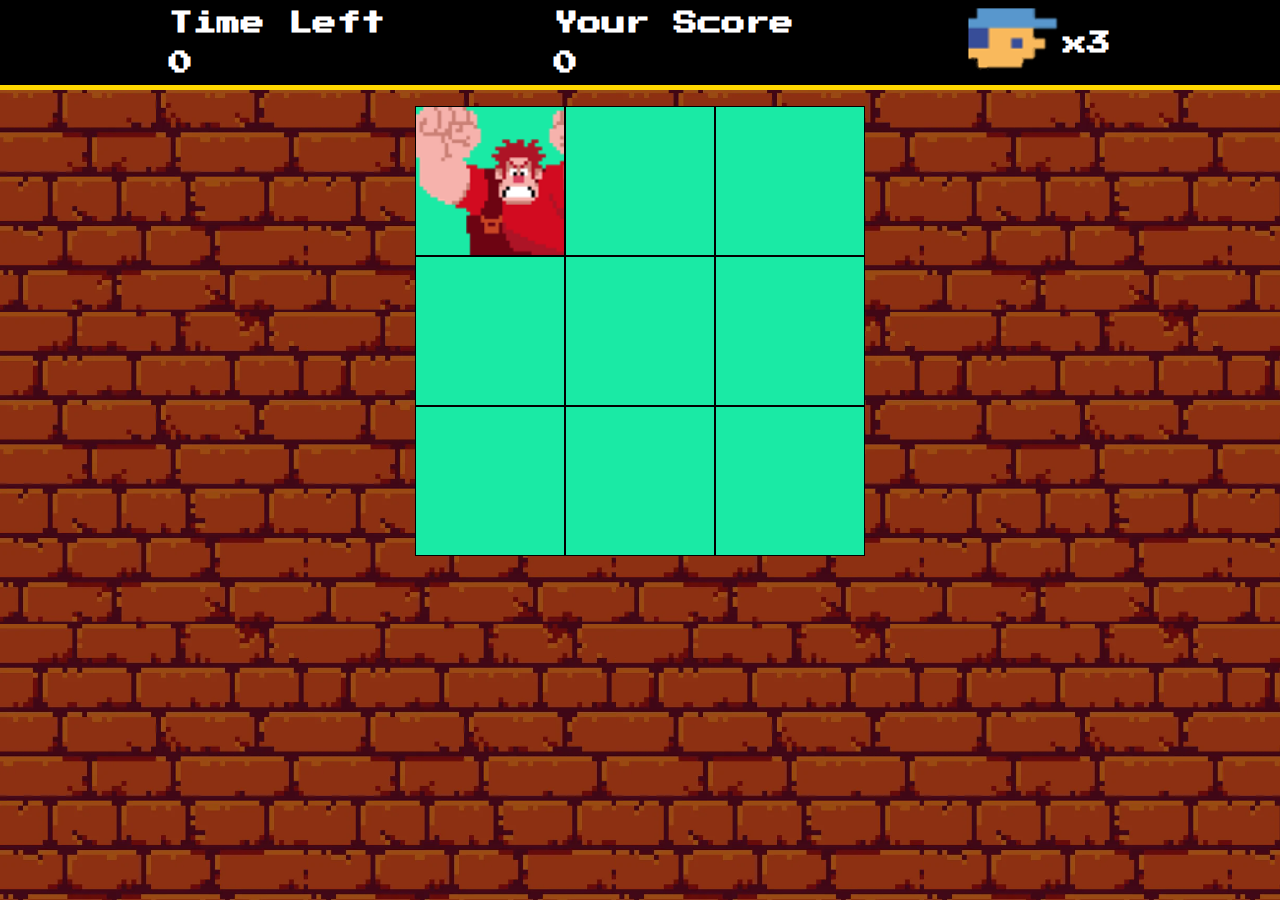
<file: projetos/projeto-detona-ralph/index.html>
<!DOCTYPE html>
<html lang="pt-BR">
<head>
    <meta charset="UTF-8">
    <meta name="viewport" content="width=device-width, initial-scale=1.0">
    <title>Detona Ralph</title>

    <link rel="shortcut icon" href="./src/images/favicon.jpg" type="image/x-icon">

    <!--Fonts-->
    <link rel="preconnect" href="https://fonts.googleapis.com">
    <link rel="preconnect" href="https://fonts.gstatic.com" crossorigin>
    <link href="https://fonts.googleapis.com/css2?family=Press+Start+2P&display=swap" rel="stylesheet">

    <!-- Styles -->
    <link rel="stylesheet" href="./src/styles/reset.css">
    <link rel="stylesheet" href="./src/styles/main.css">
    
</head>
<body>
    <div class="container">
        <div class="menu">
            <div class="menu-time">
                <h2>Time Left</h2>
                <h2 id="time-left">0</h2>
            </div>
            <div class="menu-score">
                <h2>Your Score</h2>
                <h2 id="score">0</h2>
            </div>
            <div class="menu-lives">
                <img src="./src/images/player.png" alt="player">
                <h2>x3</h2>
            </div>
        </div>

        <div class="panel">
            <div class="panel-row">
                <div class="square enemy" id="1"></div>
                <div class="square" id="2"></div>
                <div class="square" id="3"></div>
            </div>

            <div class="panel-row">
                <div class="square" id="4"></div>
                <div class="square" id="5"></div>
                <div class="square" id="6"></div>
            </div>

            <div class="panel-row">
                <div class="square" id="7"></div>
                <div class="square" id="8"></div>
                <div class="square" id="9"></div>
            </div>
        </div>
    </div>
    <script defer src="./src/scripts/engine.js"></script>
</body>
</html>
</file>
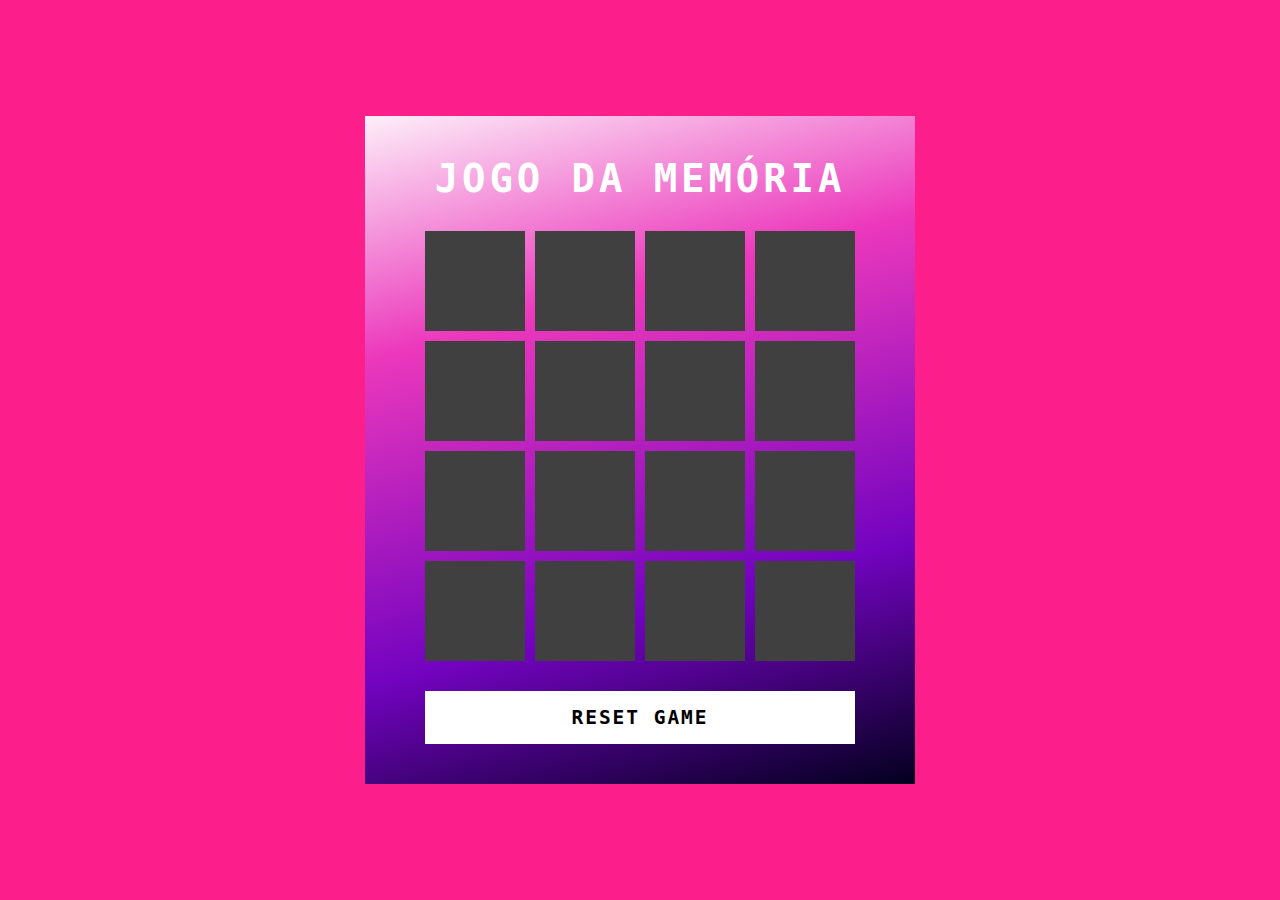
<file: projetos/projeto-jogo-da-memoria/index.html>
<!DOCTYPE html>
<html lang="pt-BR">
<head>
    <meta charset="UTF-8">
    <meta name="viewport" content="width=device-width, initial-scale=1.0">
    <title>Jogo da Memória</title>
    <link rel="stylesheet" href="./src/styles/reset.css">
    <link rel="stylesheet" href="./src/styles/main.css">
</head>
<body>
    <div class="container">
        <h2>JOGO DA MEMÓRIA</h2>
        <div class="game"></div>
        <button class="reset" onclick="window.location.reload()">RESET GAME</button>
    </div>
    

    <script src="./src/scripts/engine.js" defer></script>
</body>
</html>
</file>
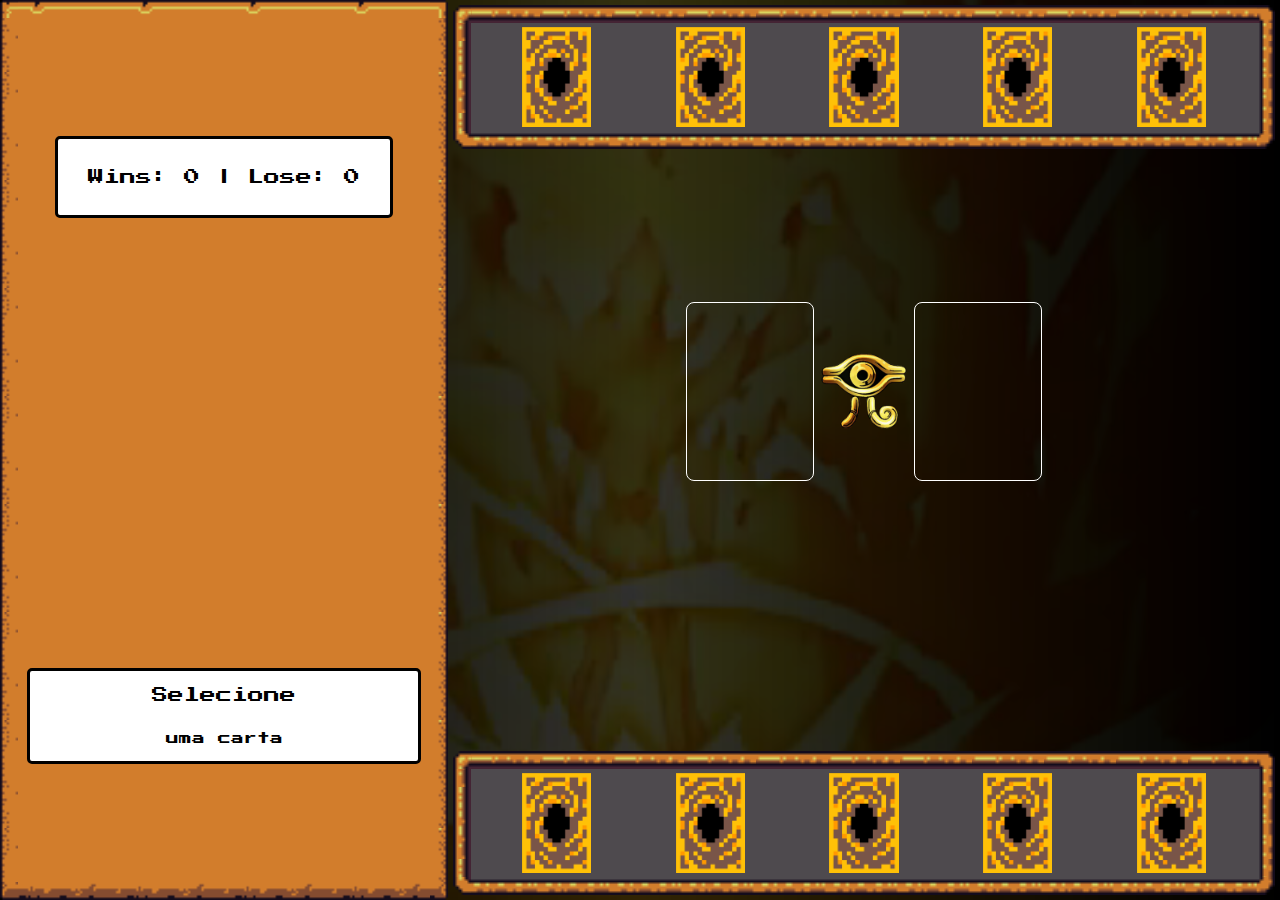
<file: projetos/projeto-jokenpo-yugioh/index.html>
<!DOCTYPE html>
<html lang="pt-BR">
<head>
    <meta charset="UTF-8">
    <meta name="viewport" content="width=device-width, initial-scale=1.0">
    <title>Jo-Ken-Po - Yu-Gi-Oh</title>

    <!-- Favicon -->
    <link rel="shortcut icon" href="./src/assets/favicon/Favicon.ico" type="image/x-icon">

    <!-- Fonts -->
    <link rel="preconnect" href="https://fonts.googleapis.com">
    <link rel="preconnect" href="https://fonts.gstatic.com" crossorigin>
    <link href="https://fonts.googleapis.com/css2?family=Press+Start+2P&display=swap" rel="stylesheet">

    <!-- Main CSS -->
    <link rel="stylesheet" href="./src/styles/reset.css">
    <link rel="stylesheet" href="./src/styles/main.css">
    
    <!-- Framework RPGUI -->
    <link rel="stylesheet" href="./src/styles/containers_and_frames.css">
    <link rel="stylesheet" href="./src/styles/buttons.css">

</head>
<body>
    <audio id="bgm" loop>
        <source src="./src/assets/audios/egyptian_duel.mp3" type="audio/mp3" />
    </audio>
    
    <div class="bg-video">
        <video class="video" autoplay loop muted>
            <source src="./src/assets/video/yugi.mp4" type="video/mp4"/>
        </video>
    </div>
    <div class="container">
        <div class="container__left framed-golden-2">
            <div class="score_box frame">
                <span id="score_points">Wins: 0 | Lose: 0</span>
            </div>
            <div class="menu_avatar">
                <img id="card-image">
            </div>
            <div class="card_datails frame">
                <p id="card-name">Selecione</p>
                <p id="card-type">uma carta</p>
            </div>
        </div>

        <div class="container__right">
            <div class="card-box__container">
                <div class="card-box framed" id="computer-cards"></div>
                <div class="card-versus__container">
                    <div class="versus-top">
                        <div class="card-infield">
                            <img id="player-field-card" height="180px" width="125px">
                        </div>

                        <img src="./src/assets/icons/millenium2.png" height="100px" alt="">

                        <div class="card-infield">
                            <img id="computer-field-card" height="180px" width="125px">
                        </div>
                    </div>
                    <div class="versus-bottom">
                        <button id="next-duel" class="rpgui-button" onclick="resetDuel()">GANHOU</button>
                    </div>
                </div>
                <div class="card-box framed" id="player-cards"></div>
            </div>
        </div>
    </div>

    <script src="./src/scripts/engine.js" defer></script>
</body>
</html>
</file>
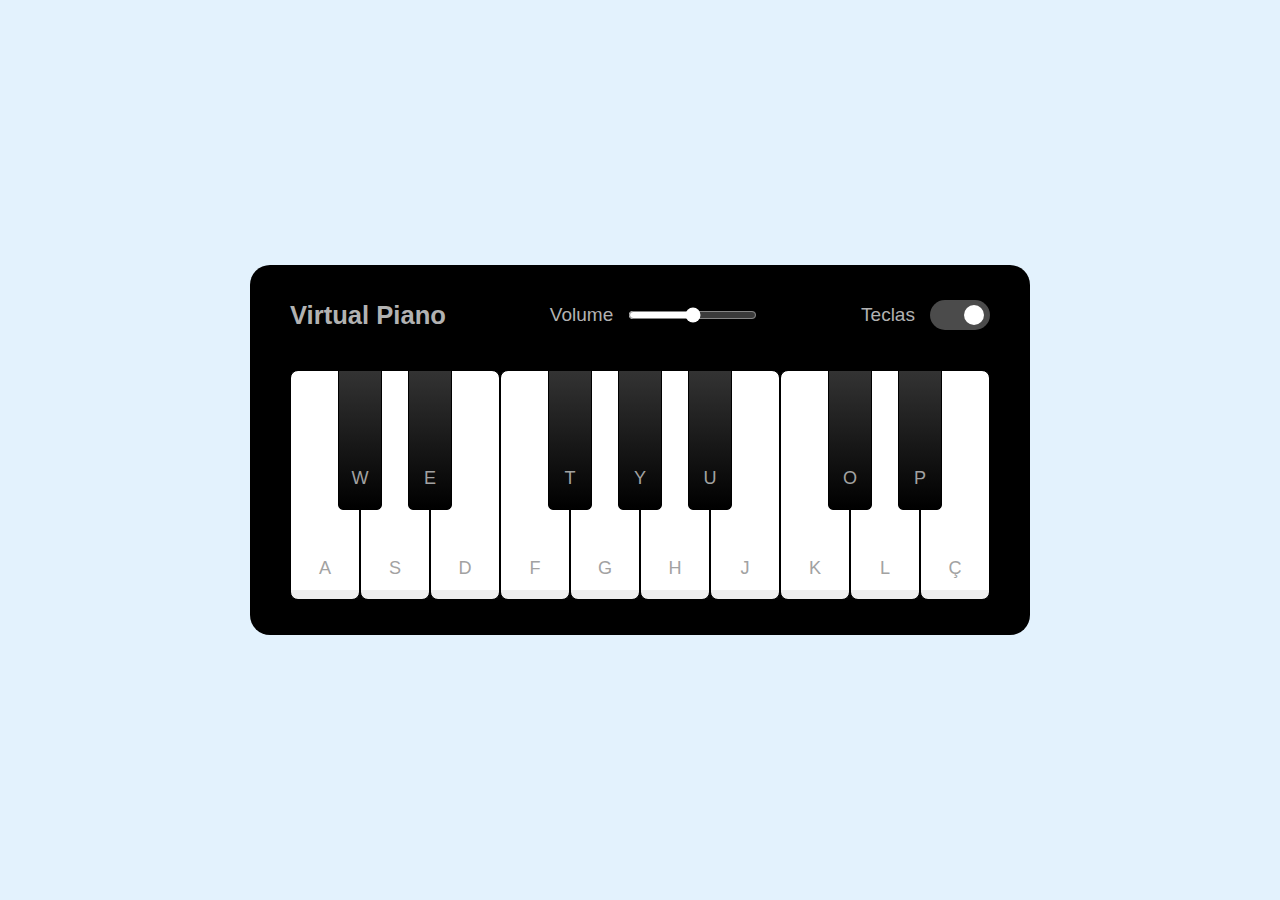
<file: projetos/projeto-simulador-piano/index.html>
<!DOCTYPE html>
<html lang="pt-BR">
<head>
    <meta charset="UTF-8">
    <meta name="viewport" content="width=device-width, initial-scale=1.0">
    <title>Simulador de Pinano</title>

    <!-- Fonts -->
    <link rel="preconnect" href="https://fonts.googleapis.com">
    <link rel="preconnect" href="https://fonts.gstatic.com" crossorigin>
    <link href="https://fonts.googleapis.com/css2?family=Poppins:ital,wght@0,100;0,200;0,300;0,400;1,100;1,200;1,300;1,400&display=swap" rel="stylesheet">

    <!-- Style -->
    <link rel="stylesheet" href="./src/styles/reset.css">
    <link rel="stylesheet" href="./src/styles/main.css">
</head>
<body>
    <div class="container">
        <header>
            <h2>Virtual Piano</h2>            
            <div class="column volume-slider">
                <span>Volume</span> 
                <input type="range" min="0" max="1" value="0.5" step="any">
            </div>
            <div class="column keys-check">
                <span>Teclas</span> 
                <input type="checkbox" checked>
            </div>
        </header>
        <ul class="piano-keys">
            <li class="key white" data-key="a"><span>a</span></li>
            <li class="key black" data-key="w"><span>w</span></li>
            <li class="key white" data-key="s"><span>s</span></li>
            <li class="key black" data-key="e"><span>e</span></li>
            <li class="key white" data-key="d"><span>d</span></li>
            <li class="key white" data-key="f"><span>f</span></li>
            <li class="key black" data-key="t"><span>t</span></li>
            <li class="key white" data-key="g"><span>g</span></li>
            <li class="key black" data-key="y"><span>y</span></li>
            <li class="key white" data-key="h"><span>h</span></li>
            <li class="key black" data-key="u"><span>u</span></li>
            <li class="key white" data-key="j"><span>j</span></li>
            <li class="key white" data-key="k"><span>k</span></li>
            <li class="key black" data-key="o"><span>o</span></li>
            <li class="key white" data-key="l"><span>l</span></li>
            <li class="key black" data-key="p"><span>p</span></li>
            <li class="key white" data-key="ç"><span>ç</span></li>
        </ul>
    </div>

    <script src="./src/scripts/engine.js" defer></script>
</body>
</html>
</file>
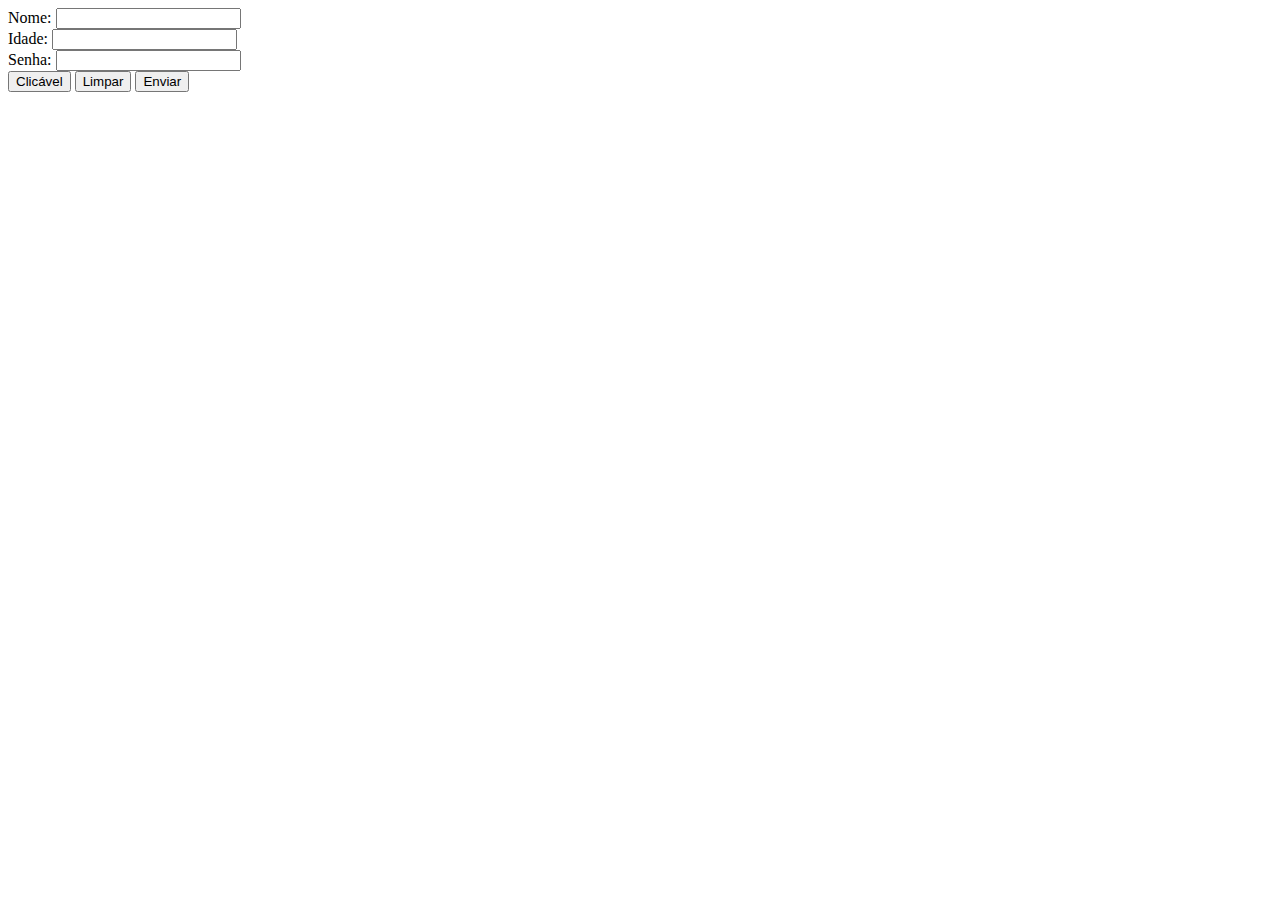
<file: Criando-Paginas-HTML-CSS/button.html>
<!DOCTYPE html>
<html lang="pt-br">
<head>
    <meta charset="UTF-8">
    <meta name="viewport" content="width=device-width, initial-scale=1.0">
    <title>Formulário de Cadastro</title>
</head>
<body>
    <form method="get">
        <label>Nome: </label><input type="text" name="name" /> <br>
        <label>Idade: </label><input type="number" name="age" /> <br>
        <label>Senha: </label><input type="password" name="password" /> <br>
        
        <button type="button" onclick="alert('Cliquei aqui!')">Clicável</button>
        <button type="reset">Limpar</button>
        <button type="submit">Enviar</button>
    </form>
</body>
</html>
</file>
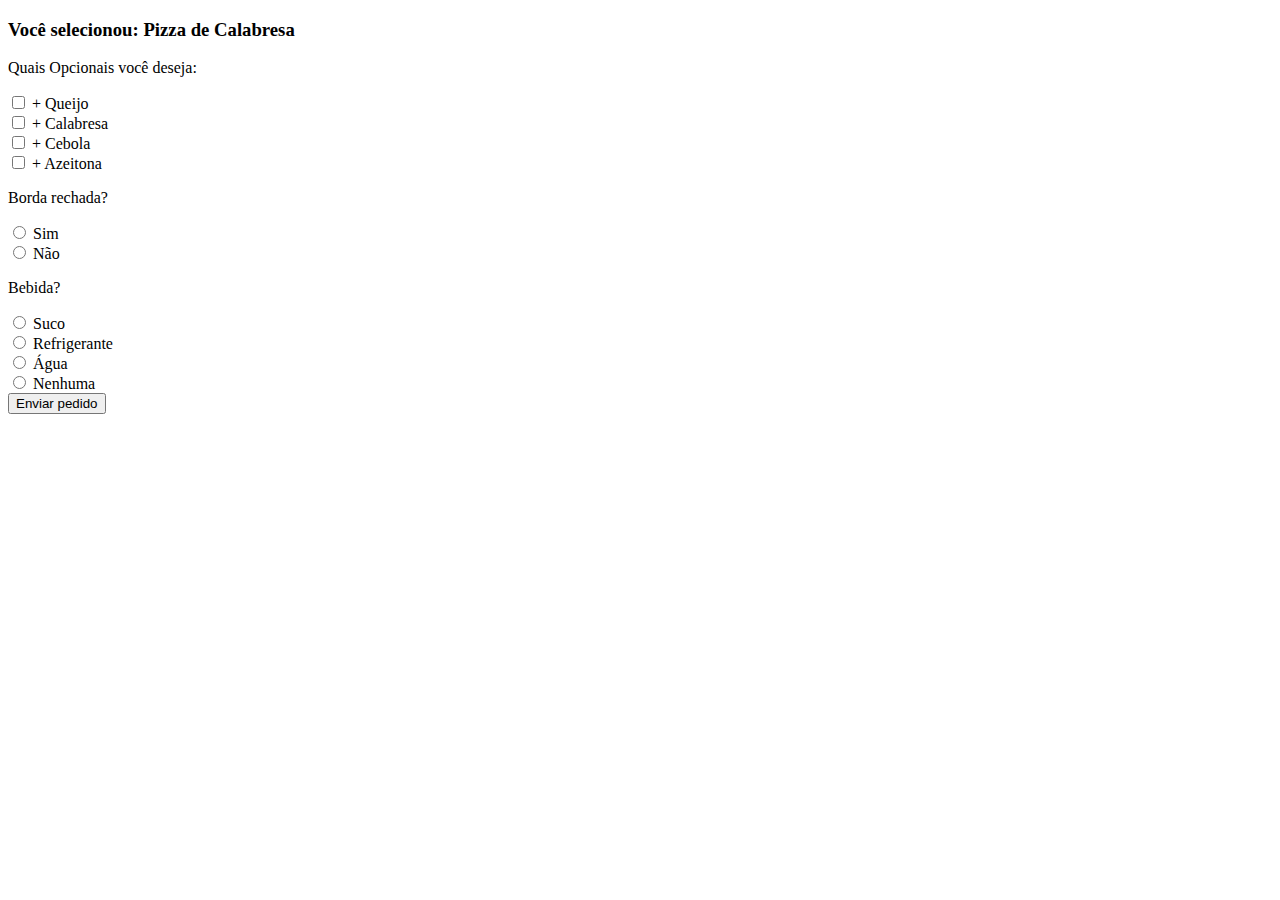
<file: Criando-Paginas-HTML-CSS/checkbox-radio.html>
<!DOCTYPE html>
<html lang="pt-br">
<head>
    <meta charset="UTF-8">
    <meta name="viewport" content="width=device-width, initial-scale=1.0">
    <title>Formulário de Cadastro</title>
</head>
<body>
    <form method="GET">
        <h3>Você selecionou: Pizza de Calabresa</h3>
        <p>Quais Opcionais você deseja:</p>
        <input type="checkbox" name="opcional[]" value="queijo"> + Queijo <br>
        <input type="checkbox" name="opcional[]" value="calabresa"> + Calabresa <br>
        <input type="checkbox" name="opcional[]" value="cebola"> + Cebola <br>
        <input type="checkbox" name="opcional[]" value="azeitona"> + Azeitona <br>
        <p>Borda rechada?</p>
        <input type="radio" name="borda" value="sim"> Sim <br>
        <input type="radio" name="borda" value="nao"> Não <br>
        <p>Bebida?</p>
        <input type="radio" name="bebida" value="suco"> Suco <br>
        <input type="radio" name="bebida" value="refrigerante"> Refrigerante <br>
        <input type="radio" name="bebida" value="agua"> Água <br>
        <input type="radio" name="bebida" value="nenhuma"> Nenhuma <br>

        <button type="submit">Enviar pedido</button>
    </form>
</body>
</html>
</file>
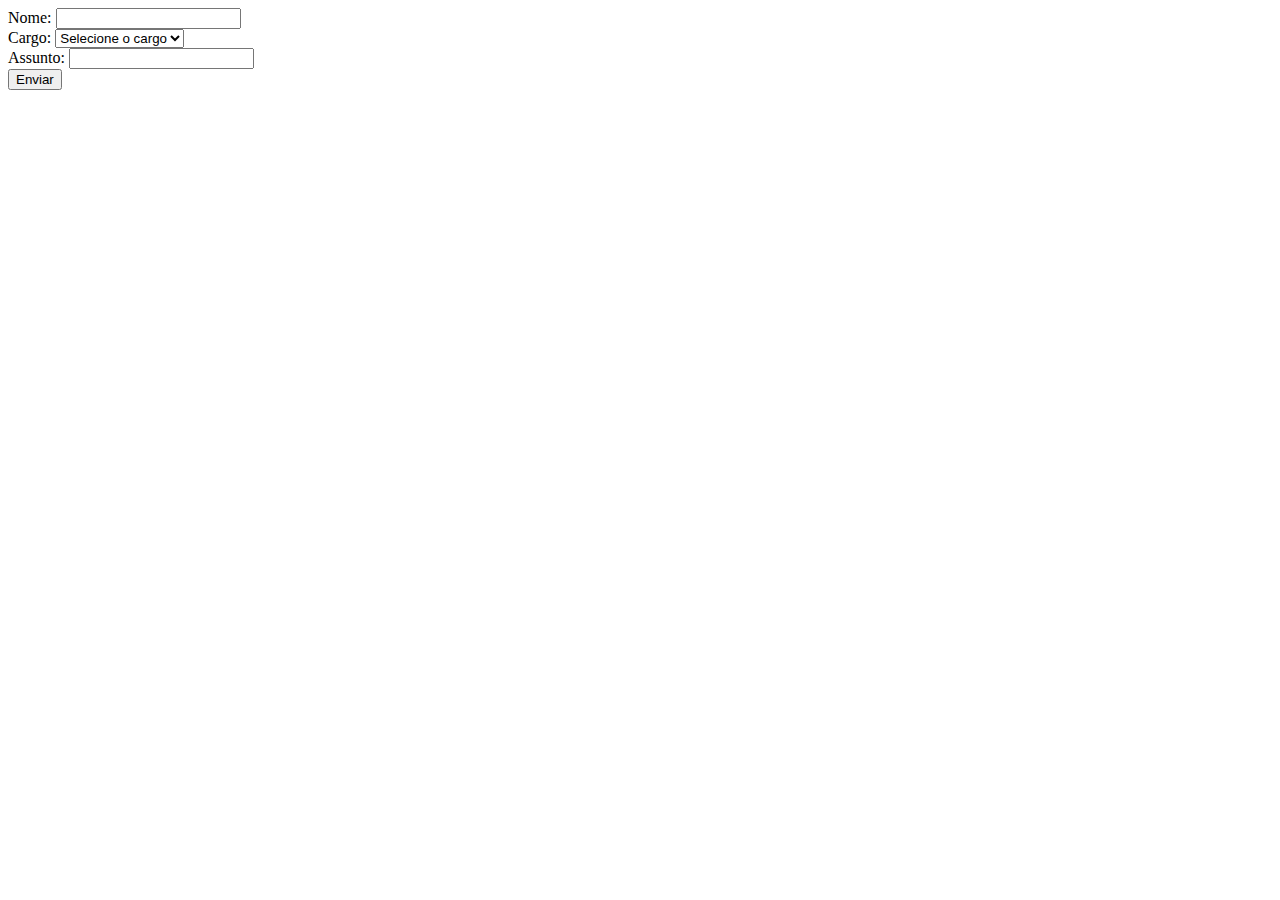
<file: Criando-Paginas-HTML-CSS/select.html>
<!DOCTYPE html>
<html lang="pt-br">
<head>
    <meta charset="UTF-8">
    <meta name="viewport" content="width=device-width, initial-scale=1.0">
    <title>Formulário de Cadastro</title>
</head>
<body>
    <form method="get">
        <label>Nome: </label><input type="text" name="name" /> <br>
        <label>Cargo: </label>
        <select name="role">
            <option value="">Selecione o cargo</option>
            <option value="gerente">Gerente</option>
            <option value="diretor">Diretor</option>
            <option value="presidente">Presidente</option>        </select>
        <br>
        <label>Assunto: </label><input type="text" name="subject" /> <br>
        <button type="submit">Enviar</button>
    </form>
</body>
</html>
</file>
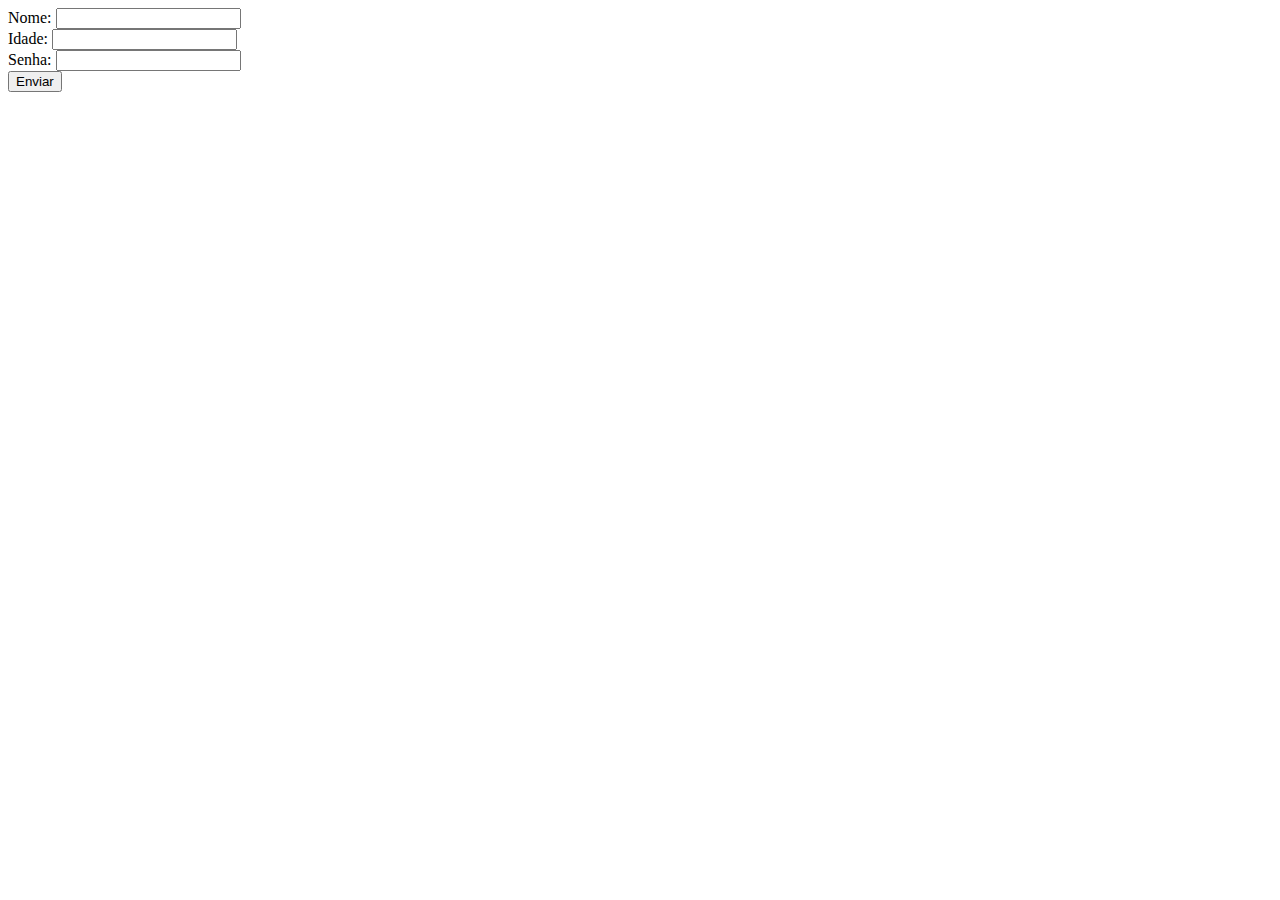
<file: Criando-Paginas-HTML-CSS/tag-form.html>
<!DOCTYPE html>
<html lang="pt-br">
<head>
    <meta charset="UTF-8">
    <meta name="viewport" content="width=device-width, initial-scale=1.0">
    <title>Formulário de Cadastro</title>
</head>
<body>
    <form name="singup" onsubmit="alert('Enviei o formulário')" autocomplete="on" target="_blank" method="POST" action="https://meusite.com.br/singup">
        Nome: <input type="text" name="name" /> <br>
        Idade: <input type="number" name="age" /> <br>
        Senha: <input type="password" name="password" /> <br>
        <button type="submit">Enviar</button>
    </form>
</body>
</html>
</file>
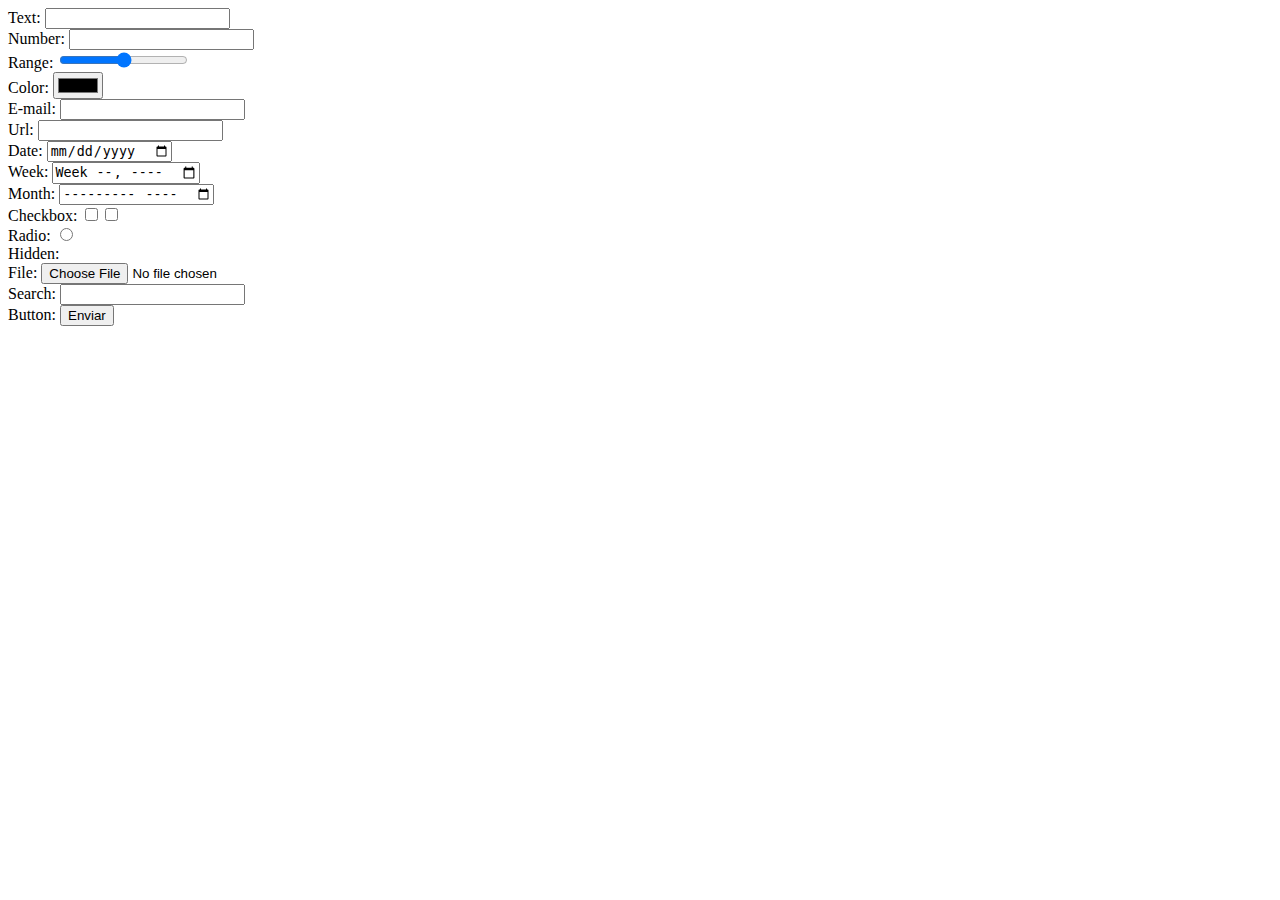
<file: Criando-Paginas-HTML-CSS/tag-input.html>
<!DOCTYPE html>
<html lang="pt-br">
<head>
    <meta charset="UTF-8">
    <meta name="viewport" content="width=device-width, initial-scale=1.0">
    <title>Formulário de Cadastro</title>
</head>
<body>
    <form>
        <label>Text: </label><input type="text" /><br>
        <label>Number: </label><input type="number" /><br>
        <label>Range: </label><input type="range" /><br>
        <label>Color: </label><input type="color" /><br>
        <label>E-mail: </label><input type="e-mail" /><br>
        <label>Url: </label><input type="url" /><br>
        <label>Date: </label><input type="date" /><br>
        <label>Week: </label><input type="week" /><br>
        <label>Month: </label><input type="month" /><br>
        <label>Checkbox: </label><input type="checkbox" /><input type="checkbox" /><br>
        <label>Radio: </label><input type="radio" name="aceita" /><br>
        <label>Hidden: </label><input type="hidden" /><br>
        <label>File: </label><input type="file" /><br>
        <label>Search: </label><input type="search" /><br>
        <label>Button: </label><input type="submit" value="Enviar" /><br>
    </form>
</body>
</html>
</file>
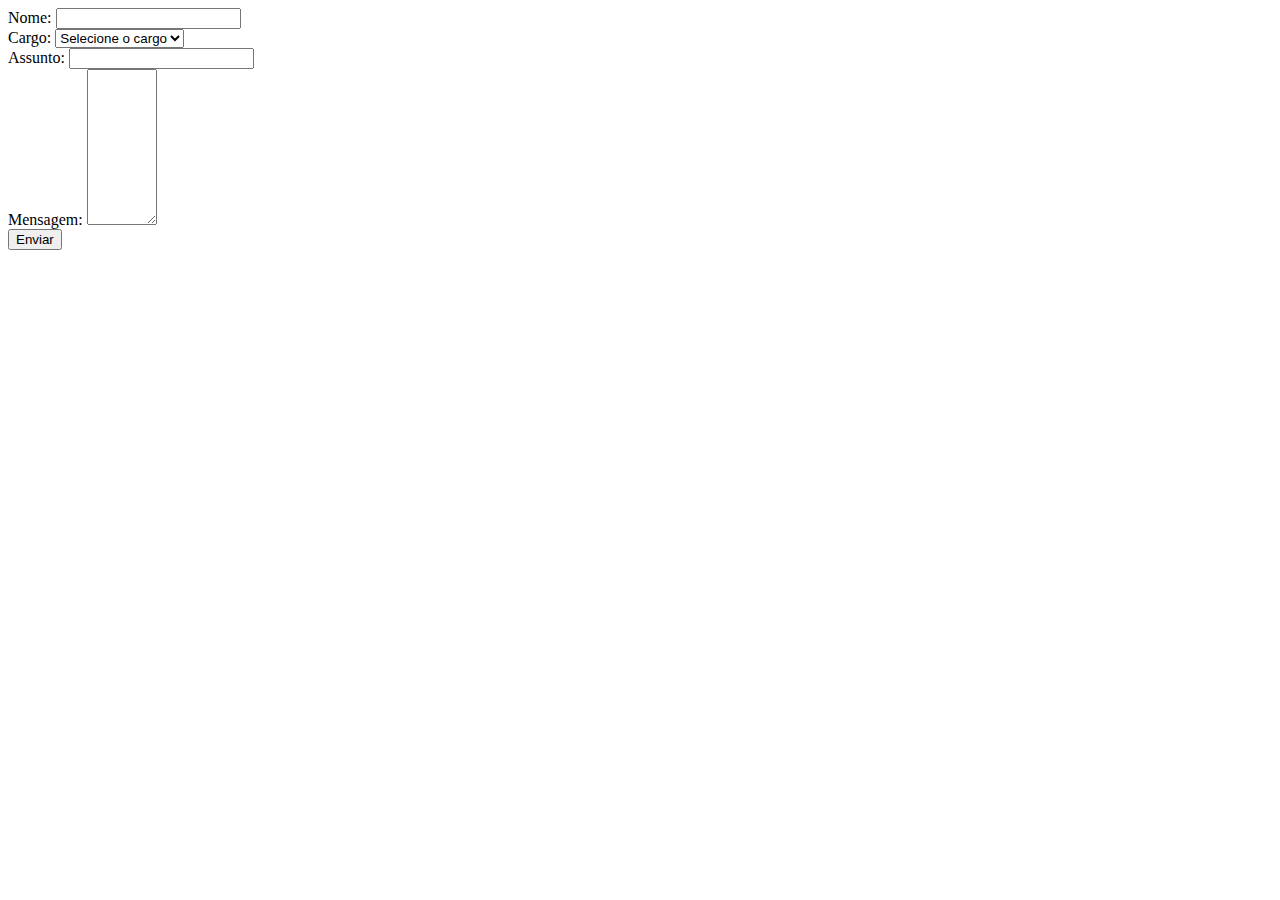
<file: Criando-Paginas-HTML-CSS/textarea.html>
<!DOCTYPE html>
<html lang="pt-br">
<head>
    <meta charset="UTF-8">
    <meta name="viewport" content="width=device-width, initial-scale=1.0">
    <title>Formulário de Cadastro</title>
</head>
<body>
    <form method="get">
        <label>Nome: </label><input type="text" name="name" /> <br>
        <label>Cargo: </label>
        <select name="role">
            <option value="">Selecione o cargo</option>
            <option value="gerente">Gerente</option>
            <option value="diretor">Diretor</option>
            <option value="presidente">Presidente</option>        
        </select>
        <br>
        <label>Assunto: </label><input type="text" name="subject" /> <br>
        <label>Mensagem: </label>
        <textarea rows="10" cols="6" name="message"></textarea> <br>
        <button type="submit">Enviar</button>
    </form>
</body>
</html>
</file>
<file: projetos/projeto-detona-ralph/src/styles/main.css>
.container {
    display: flex;
    flex-direction: column;
    height: 100vh;
    background-image: url("../images/wall.png");
}

.menu {
    display: flex;
    justify-content: space-evenly;
    align-items: center;

    height: 90px;
    width: 100%;
    background-color: #000000;
    color: #ffffff;
    border-bottom: 5px solid #ffd700;
}

.menu-lives {
    display: flex;
    align-items: center;
    justify-content: center;
}

.menu-time h2:nth-child(2), 
.menu-score h2:nth-child(2) {
    margin-top: 1rem;
}

.panel {
    margin-top: 1rem;
    display: flex;
    align-items: center;
    justify-content: center;
}

.square {
    height: 150px;
    width: 150px;
    border: 1px solid #000000;
    background-color: #1aeaa5;
}

.enemy {
    background-image: url("../images/ralph.png");
    background-size: cover;
}
</file>
<file: projetos/projeto-jogo-da-memoria/src/styles/main.css>
body {
    display: flex;
    justify-content: center;
    align-items: center;
    min-height: 100vh;
    background: #fc1e8a;
    user-select: none;
}

.container {
    position: relative;
    display: flex;
    flex-direction: column;
    justify-content: center;
    align-items: center;
    gap: 30px;
    background: linear-gradient(
        3225deg, 
        #03001e 0%, 
        #7303c0 30%,
        #ec38bc 70%,
        #fdeff9 100%
    );
    padding: 40px 60px;
}

h2 {
    font-size: 3em;
    color: #ffffff;
    text-transform: uppercase;
    letter-spacing: 0.1em;
}

.reset {
    padding: 15px 20px;
    width: 100%;
    color: #000000;
    background-color: #ffffff;
    border: none;
    font-size: 1.5em;
    letter-spacing: 0.1em;
    text-transform: uppercase;
    cursor: pointer;
    font-weight: 600;
}

.reset:focus {
    color: #ec38bc;
    background-color: #262809;
}

.game {
    width: 430px;
    height: 430px;
    display: flex;
    flex-wrap: wrap;
    gap: 10px;
    transform-style: preserve-3d;
    perspective: 500px;
}

.item {
    position: relative;
    width: 100px;
    height: 100px;
    display: flex;
    justify-content: center;
    align-items: center;
    background-color: #ffffff;
    font-size: 3em;
    transform: rotateY(180deg);
    transition: 0.25s;
}

.item::after{
    content: "";
    position: absolute;
    inset: 0;
    background: #404040;
    transition: 0.25s;
    transform: rotateY(0deg);
    backface-visibility: hidden;
}

.item.boxOpen {
    transform: rotateY(0deg);
}

.boxOpen::after,
.boxMath::after {
    transform: rotateY(180deg);
}
</file>
<file: projetos/projeto-jokenpo-yugioh/src/styles/main.css>
body {
    cursor: url("../assets/cursor/yugicursor.png"), default;
}

button,
a,
img:hover,
button:hover,
a:hover{
    cursor: url("../assets/cursor/yamiyugicursorGLOW.png"), auto;
}

.bg-video {
    position: absolute;
    z-index: -2;
    width: 100%;
    height: 100%;
    overflow: hidden;
    display: flex;
    justify-content: center;
}

.bg-video .video {
    height: 100vh;

}

.bg-video::after {
    content: "";
    position: absolute;
    top: 0;
    left: 0;
    height: 100vh;
    width: 100vw;
    background: linear-gradient(90deg, rgba(0,0,0,1) 0%, rgba(0,0,0,0.8) 50%, rgba(0,0,0,1) 100%);
}

.container {
    position: relative;
    z-index: 3;
    display: flex;
    height: 100vh;
}

.container__left  {
    width: 35%;
    min-width: 300px;
    display: flex;
    flex-direction: column;
    align-items: center;
    justify-content: space-around;
}

.container__right {
    width: 65%;
}

.score_box {
    background-color: #fff;
    padding: 30px;
}

.frame {
    border: 3px solid #000;
    border-radius: 5px;
}

.card_datails {
    background-color: #fff;
    padding: 1rem;
    display: flex;
    flex-direction: column;
    align-items: center;
    justify-content: space-between;
    height: 6rem;
    width: 100%;
}

#card-name {
    font-size: 1rem;
}

#card-type {
    font-size: 0.8rem;
}

.card-box__container {
    height: 100vh;
    display: flex;
    flex-direction: column;
    justify-content: space-between;
    padding: 0.3rem;
}

.card-versus__container {
    display: flex;
    flex-direction: column;
    padding-top: 0.1rem;
    height: 300px;
    justify-items: center;
    align-content: center;
}

.versus-top,
.versus-bottom {
    display: flex;
    align-items: center;
    justify-content: center;
}

.versus-bottom {
    margin-top: 1rem;
}

#next-duel {
    display: none;
}

.card-box {
    height: 9rem;
    width: 100%;
    display: flex;
    flex-direction: row;
    align-items: center;
    justify-content: space-around;
}

.card-infield {
    height: 11.2rem;
    width: 8rem;
    border: 1px solid #fff;
    border-radius: 8px;
}

.card {
    transition: transform 0.2s;
}

.card:hover {
    transform: scale(1.2);
}
</file>
<file: projetos/projeto-jokenpo-yugioh/src/styles/containers_and_frames.css>
/**
* customized divs (containers) and framed objects (background and frame image).
*/

/* game div without background image*/
.rpgui-container {
  /* position style and default z */
  position: fixed;
  z-index: 10;

  overflow: show;
}

/* game div with background image*/
.framed {
  /* border */
  border-style: solid;
  border-image-source: url("../assets/rpg/border-image.png");
  border-image-repeat: repeat;
  border-image-slice: 6 6 6 6;
  border-image-width: 18px;
  border-width: 15px;
  padding: 12px;

  /* internal border */
  box-sizing: border-box;
  -moz-box-sizing: border-box;
  -webkit-box-sizing: border-box;

  /* background */
  background: url("../assets/rpg/background-image.png") repeat repeat;
  background-clip: padding-box;
  background-origin: padding-box;
  background-position: center;
}

/* game div with golden background image*/
.framed-golden {
  /* border */
  border-style: solid;
  border-image-source: url("../assets/rpg/border-image-golden.png");
  border-image-repeat: repeat;
  border-image-slice: 4 4 4 4;
  border-image-width: 18px;
  border-width: 15px;
  padding: 12px;

  /* internal border */
  box-sizing: border-box;
  -moz-box-sizing: border-box;
  -webkit-box-sizing: border-box;

  /* background */
  background: url("../assets/rpg/background-image-golden.png") repeat repeat;
  background-clip: padding-box;
  background-origin: padding-box;
  background-position: center;
}

/* game div with golden2 background image*/
.framed-golden-2 {
  /* border */
  border-style: solid;
  border-image-source: url("../assets/rpg/border-image-golden2.png");
  border-image-repeat: repeat;
  border-image-slice: 8 8 8 8;
  border-image-width: 18px;
  border-width: 15px;
  padding: 12px;

  /* internal border */
  box-sizing: border-box;
  -moz-box-sizing: border-box;
  -webkit-box-sizing: border-box;

  /* background */
  background: url("../assets/rpg/background-image-golden2.png") repeat repeat;
  background-clip: padding-box;
  background-origin: padding-box;
  background-position: center;
}

/* game div with soft grey background image*/
.framed-grey {
  position: relative;

  /* border */
  border-style: solid;
  border-image-source: url("../assets/rpg/border-image-grey.png");
  border-image-repeat: repeat;
  border-image-slice: 3 3 3 3;
  border-image-width: 7px;
  border-width: 7px;
  padding: 12px;

  /* internal border */
  box-sizing: border-box;
  -moz-box-sizing: border-box;
  -webkit-box-sizing: border-box;

  /* background */
  background: url("../assets/rpg/background-image-grey.png") repeat repeat;
  background-clip: padding-box;
  background-origin: padding-box;
  background-position: center;
}
</file>
<file: projetos/projeto-jokenpo-yugioh/src/styles/buttons.css>
/**
* Styling for buttons
*/

/* button style */
.rpgui-button {
  /* hide button default stuff */
  background-color: Transparent;
  background-repeat: no-repeat;
  border: none;
  overflow: hidden;
  outline: none;

  /* background */
  background: url("../assets/rpg/button.png") no-repeat no-repeat;
  background-clip: padding-box;
  background-origin: padding-box;
  background-position: center;
  background-size: 100% 100%;

  /* font size */
  font-size: 1em;

  /* default size and display */
  max-width: 100%;
  min-width: 140px;
  height: 60px;
  display: inline-block;

  /* padding */
  padding-left: 35px;
  padding-right: 35px;
}

/* button hover */
.rpgui-button.hover,
.rpgui-button:hover {
  background-image: url("../assets/rpg/button-hover.png");
}

/* button clicked */
.rpgui-button.down,
.rpgui-button:active {
  background-image: url("../assets/rpg/button-down.png");
}

/* golden button stuff */
.rpgui-button.golden p {
  display: inline-block;
}

/* golden button style */
.rpgui-button.golden {
  /* hide button default stuff */
  background-color: Transparent;
  background-repeat: no-repeat;
  border: none;
  overflow: hidden;
  outline: none;

  /* background */
  background: url("../assets/rpg/button-golden.png") no-repeat no-repeat;
  background-clip: padding-box;
  background-origin: padding-box;
  background-position: center;
  background-size: 100% 80%;

  /* default size and display */
  max-width: 100%;
  min-width: 140px;
  height: 60px;
  display: inline-block;

  /* padding */
  padding-top: 5px;
  padding-left: 35px;
  padding-right: 35px;
  overflow: visible;
}

/* button hover */
.rpgui-button.golden.hover,
.rpgui-button.golden:hover {
  background-image: url("../assets/rpg/button-golden-hover.png");
}

/* button clicked */
.rpgui-button.golden.down,
.rpgui-button.golden:active {
  background-image: url("../assets/rpg/button-golden-down.png");
}

.rpgui-button.golden:before {
  white-space: nowrap;
  display: inline-block;
  content: "";
  width: 34px;
  display: block;
  height: 110%;
  background: transparent url("../assets/rpg/button-golden-left.png") no-repeat
    right center;
  background-size: 100% 100%;
  margin: 0 0 0 0;
  left: 0px;
  float: left;
  margin-left: -46px;
  margin-top: -5%;
}

.rpgui-button.golden:after {
  white-space: nowrap;
  display: block;
  content: "";
  width: 34px;
  height: 110%;
  background: transparent url("../assets/rpg/button-golden-right.png") no-repeat
    left center;
  background-size: 100% 100%;
  margin: 0 0 0 0;
  right: 0px;
  float: right;
  margin-right: -46px;
  margin-top: -5%;
}

/*
.rpgui-button.golden:hover:before {

  background-image: url('img/button-golden-left-hover.png');
}

.rpgui-button.golden:hover:after {

  background-image: url('img/button-golden-right-hover.png');
}
*/
</file>
<file: projetos/projeto-simulador-piano/src/styles/main.css>
body {
    display: flex;
    align-items: center;
    justify-content: center;
    min-height: 100vh;
    background-color: #e3f2fd;
    color: #fff;
}

.container {
    width: 780px;
    border-radius: 20px;
    padding: 35px 40px;
    background-color: #000;
}

.container header {
    color: #b2b2b2;
    display: flex;
    align-items: center;
    justify-content: space-between;
}

header h2 {
    font-size: 1.6rem;
}

header .column {
    display: flex;
    align-items: center;
}

header .column span {
    font-weight: 500;
    margin-right: 15px;
    font-size: 1.19rem;
}

.volume-slider input {
    accent-color: #fff;
}

.keys-check input {
    width: 60px;
    height: 30px;
    appearance: none;
    border-radius: 30px;
    background-color: #4b4b4b;
    cursor: pointer;
    position: relative;
}

.keys-check input::before {
    content: "";
    height: 20px;
    width: 20px;
    background-color: #8c8c8c;
    top: 50%;
    left: 0.3rem;
    border-radius: inherit;
    position: absolute;
    transform: translateY(-50%);
    transition: all 0.3s ease;
}

.keys-check input:checked::before {
    left: 2.1rem;
    background-color: #fff;
}

.piano-keys {
    display: flex;
    margin-top: 40px;
}

.piano-keys .key {
    cursor: pointer;
    user-select: none;
    list-style: none;
    color: #a2a2a2;
    position: relative;
    text-transform: uppercase;
}

.piano-keys .white {
    width: 70px;
    height: 230px;
    border: 1px solid black;
    border-radius: 8px;
    background: linear-gradient(#fff 96%, #eee 4%);
}

.piano-keys .black {
    width: 44px;
    height: 140px;
    z-index: 2;
    margin: 0 -22px 0 -22px;
    border: 1px solid black;
    border-radius: 0 0 5px 5px;
    background: linear-gradient(#333, #000);
}

.piano-keys span {
    position: absolute;
    bottom: 20px;
    width: 100%;
    text-align: center;
    font-size: 1.13rem;
}

.piano-keys .white.active {
    box-shadow: inset -5px 5px 20px rgba(0,0,0,0.2);
    background: linear-gradient(to bottom #fff 0%, #eee 100%);
}

.piano-keys .black.active {
    box-shadow: inset -5px 5px 10px rgba(255,255,255,0.1);
    background: linear-gradient(to bottom #000, #434343);
}

.piano-keys .key.hide span {
    display: none;
}
</file>
